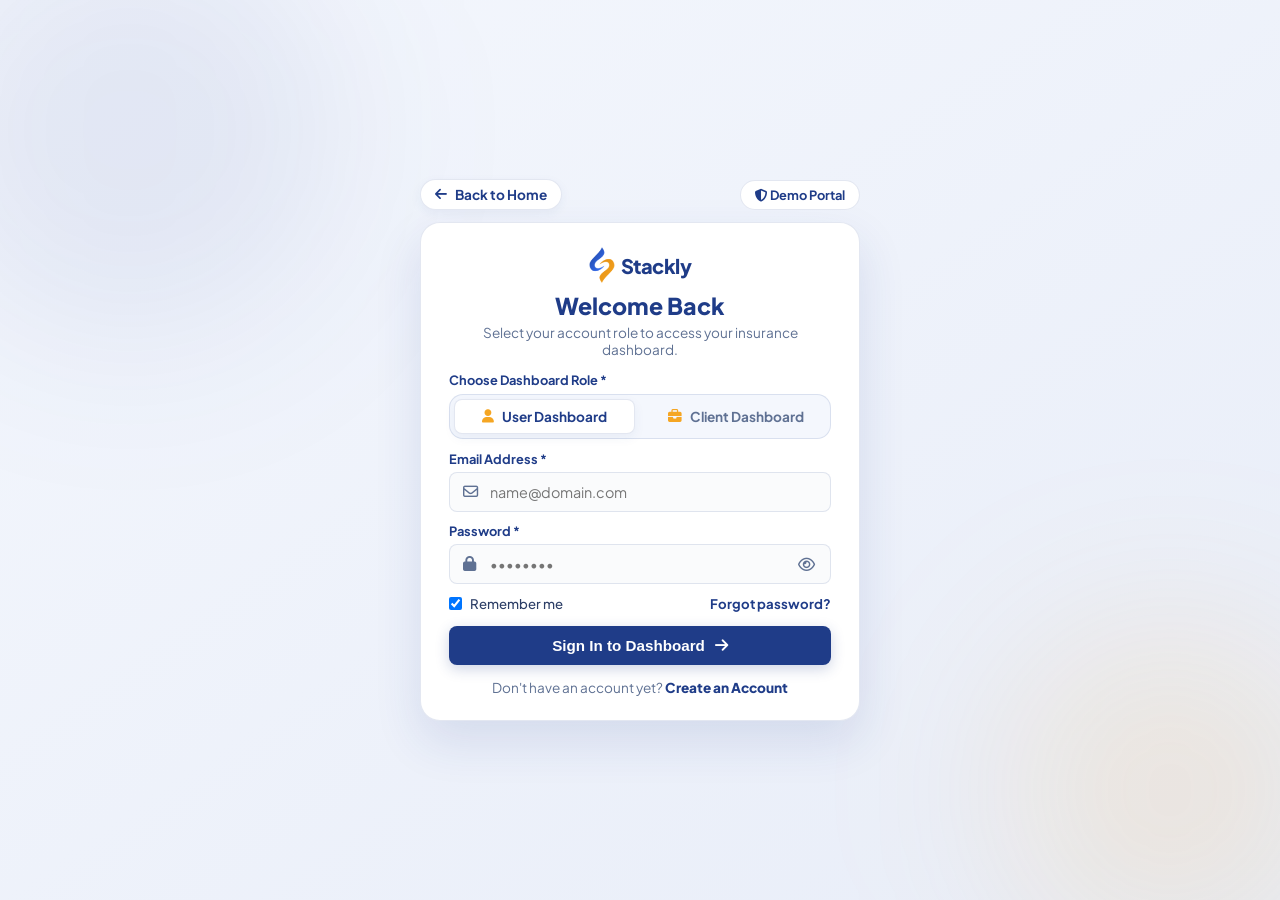
<file: login.html>
<!DOCTYPE html>
<html lang="en">
<head>
  <meta charset="UTF-8">
  <meta name="viewport" content="width=device-width, initial-scale=1.0">
  <title>Login — Stackly Insurance Services</title>
  <meta name="description" content="Sign in to your Stackly Insurance Services portal to review policies, track claims, and manage coverage records.">

  <!-- Favicon -->
  <link rel="icon" type="image/webp" href="assets/Stackly logo.webp">

  <!-- Google Fonts: Plus Jakarta Sans -->
  <link rel="preconnect" href="https://fonts.googleapis.com">
  <link rel="preconnect" href="https://fonts.gstatic.com" crossorigin>
  <link href="https://fonts.googleapis.com/css2?family=Plus+Jakarta+Sans:wght@400;500;600;700;800&display=swap" rel="stylesheet">

  <!-- Font Awesome Icons -->
  <link rel="stylesheet" href="https://cdnjs.cloudflare.com/ajax/libs/font-awesome/6.5.1/css/all.min.css">

  <!-- Page Specific CSS -->
  <link rel="stylesheet" href="css/login.css">
</head>
<body>

  <!-- Ambient Background Blobs -->
  <div class="auth-bg-blob blob-1"></div>
  <div class="auth-bg-blob blob-2"></div>

  <div class="auth-card-wrapper">
    <!-- Top Return Link -->
    <div class="auth-nav-top">
      <a href="index.html" class="back-link">
        <i class="fa-solid fa-arrow-left"></i>
        <span>Back to Home</span>
      </a>
      <span style="font-size: 0.8rem; font-weight: 700; color: var(--primary); background: var(--secondary); padding: 6px 14px; border-radius: var(--radius-full); border: 1px solid var(--primary-border);">
        <i class="fa-solid fa-shield-halved text-accent"></i> Demo Portal
      </span>
    </div>

    <!-- Login Card -->
    <div class="auth-card">
      <div class="auth-header">
        <a href="index.html" class="brand-badge">
          <img src="assets/Stackly logo.webp" alt="Stackly Logo" width="44" height="44">
          <span>Stackly</span>
        </a>
        <h1 class="auth-title">Welcome Back</h1>
        <p class="auth-subtitle">Select your account role to access your insurance dashboard.</p>
      </div>

      <form id="login-form" novalidate>
        <!-- Role Selection -->
        <div class="role-selection-group">
          <label class="role-label">Choose Dashboard Role *</label>
          <div class="role-pill-container" role="radiogroup" aria-label="Select Account Role">
            <label class="role-pill active">
              <input type="radio" name="userRole" id="role-user" value="user" checked>
              <i class="fa-solid fa-user"></i>
              <span>User Dashboard</span>
            </label>
            <label class="role-pill">
              <input type="radio" name="userRole" id="role-client" value="client">
              <i class="fa-solid fa-briefcase"></i>
              <span>Client Dashboard</span>
            </label>
          </div>
        </div>

        <!-- Email Field -->
        <div class="form-group">
          <label for="login-email" class="form-label">Email Address *</label>
          <div class="input-with-icon">
            <i class="fa-regular fa-envelope field-icon"></i>
            <input type="email" id="login-email" class="form-control" placeholder="name@domain.com" required autocomplete="email">
          </div>
        </div>

        <!-- Password Field with Show/Hide -->
        <div class="form-group">
          <label for="login-password" class="form-label">Password *</label>
          <div class="input-with-icon">
            <i class="fa-solid fa-lock field-icon"></i>
            <input type="password" id="login-password" class="form-control" placeholder="••••••••" required autocomplete="current-password">
            <button type="button" class="password-toggle-btn" data-target-input="login-password" aria-label="Show password">
              <i class="fa-regular fa-eye"></i>
            </button>
          </div>
        </div>

        <!-- Utilities: Remember Me & Forgot Password -->
        <div class="form-row-utility">
          <label class="checkbox-label">
            <input type="checkbox" id="login-remember" checked>
            <span>Remember me</span>
          </label>
          <a href="#" class="forgot-password-link" id="forgot-password-link">Forgot password?</a>
        </div>

        <!-- Submit Button -->
        <button type="submit" class="btn-submit">
          <span>Sign In to Dashboard</span>
          <i class="fa-solid fa-arrow-right"></i>
        </button>

        <!-- Prompt to Signup -->
        <div class="auth-footer-prompt">
          Don't have an account yet? <a href="signup.html">Create an Account</a>
        </div>
      </form>
    </div>
  </div>

  <!-- Informational Modal for Forgot Password -->
  <div class="modal" id="forgot-password-modal" role="dialog" aria-modal="true" aria-hidden="true" aria-labelledby="forgot-modal-title">
    <div class="modal-dialog">
      <i class="fa-solid fa-key info-icon"></i>
      <h3 id="forgot-modal-title">Password Reset Information</h3>
      <p>
        In this client-side demonstration, user accounts are simulated and do not persist encrypted passwords in an external database. Real password recovery requires integration with an authorized identity provider or insurer backend.
      </p>
      <button type="button" class="btn btn-primary btn-sm" data-modal-close style="width: 100%;">
        Understood, Return to Login
      </button>
    </div>
  </div>

  <!-- Core JavaScript -->
  <script src="js/script.js"></script>
</body>
</html>
</file>
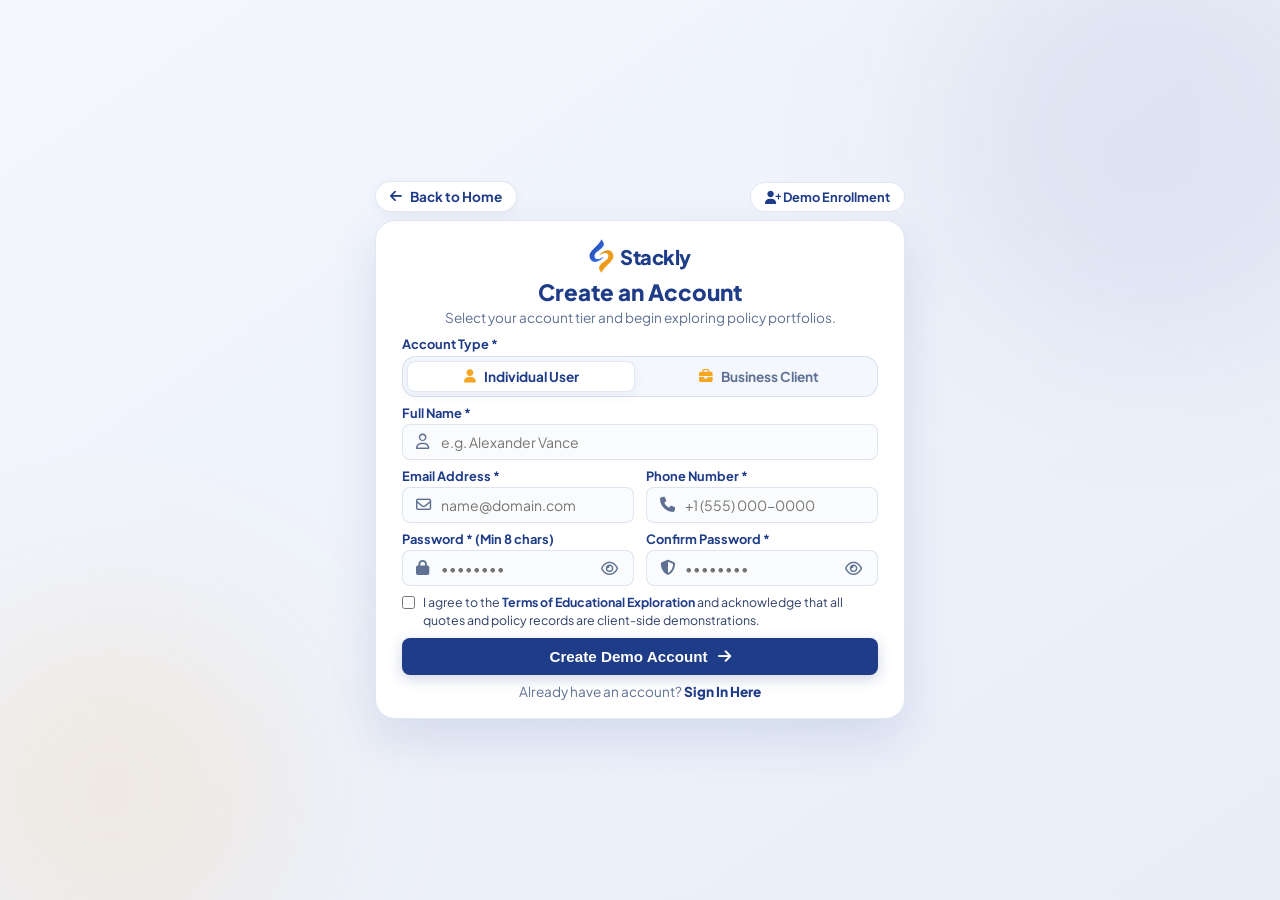
<file: signup.html>
<!DOCTYPE html>
<html lang="en">
<head>
  <meta charset="UTF-8">
  <meta name="viewport" content="width=device-width, initial-scale=1.0">
  <title>Create Demo Account — Stackly Insurance Services</title>
  <meta name="description" content="Set up your demonstration insurance account to explore personalized policy schedules, claim tracking, and coverage portfolios.">

  <!-- Favicon -->
  <link rel="icon" type="image/webp" href="assets/Stackly logo.webp">

  <!-- Google Fonts: Plus Jakarta Sans -->
  <link rel="preconnect" href="https://fonts.googleapis.com">
  <link rel="preconnect" href="https://fonts.gstatic.com" crossorigin>
  <link href="https://fonts.googleapis.com/css2?family=Plus+Jakarta+Sans:wght@400;500;600;700;800&display=swap" rel="stylesheet">

  <!-- Font Awesome Icons -->
  <link rel="stylesheet" href="https://cdnjs.cloudflare.com/ajax/libs/font-awesome/6.5.1/css/all.min.css">

  <!-- Page Specific CSS -->
  <link rel="stylesheet" href="css/signup.css">
</head>
<body>

  <!-- Ambient Background Blobs -->
  <div class="auth-bg-blob blob-1"></div>
  <div class="auth-bg-blob blob-2"></div>

  <div class="auth-card-wrapper">
    <!-- Top Return Link -->
    <div class="auth-nav-top">
      <a href="index.html" class="back-link">
        <i class="fa-solid fa-arrow-left"></i>
        <span>Back to Home</span>
      </a>
      <span style="font-size: 0.8rem; font-weight: 700; color: var(--primary); background: var(--secondary); padding: 6px 14px; border-radius: var(--radius-full); border: 1px solid var(--primary-border);">
        <i class="fa-solid fa-user-plus text-accent"></i> Demo Enrollment
      </span>
    </div>

    <!-- Signup Card -->
    <div class="auth-card">
      <div class="auth-header">
        <a href="index.html" class="brand-badge">
          <img src="assets/Stackly logo.webp" alt="Stackly Logo" width="44" height="44">
          <span>Stackly</span>
        </a>
        <h1 class="auth-title">Create an Account</h1>
        <p class="auth-subtitle">Select your account tier and begin exploring policy portfolios.</p>
      </div>

      <form id="signup-form" novalidate>
        <!-- Account Type Selection -->
        <div class="role-selection-group">
          <label class="role-label">Account Type *</label>
          <div class="role-pill-container" role="radiogroup" aria-label="Select Account Type">
            <label class="role-pill active">
              <input type="radio" name="accountType" id="type-user" value="user" checked>
              <i class="fa-solid fa-user"></i>
              <span>Individual User</span>
            </label>
            <label class="role-pill">
              <input type="radio" name="accountType" id="type-client" value="client">
              <i class="fa-solid fa-briefcase"></i>
              <span>Business Client</span>
            </label>
          </div>
        </div>

        <!-- Full Name -->
        <div class="form-group">
          <label for="signup-name" class="form-label">Full Name *</label>
          <div class="input-with-icon">
            <i class="fa-regular fa-user field-icon"></i>
            <input type="text" id="signup-name" class="form-control" placeholder="e.g. Alexander Vance" required>
          </div>
        </div>

        <!-- Email & Phone Grid -->
        <div class="form-row-2">
          <div class="form-group">
            <label for="signup-email" class="form-label">Email Address *</label>
            <div class="input-with-icon">
              <i class="fa-regular fa-envelope field-icon"></i>
              <input type="email" id="signup-email" class="form-control" placeholder="name@domain.com" required>
            </div>
          </div>

          <div class="form-group">
            <label for="signup-phone" class="form-label">Phone Number *</label>
            <div class="input-with-icon">
              <i class="fa-solid fa-phone field-icon"></i>
              <input type="tel" id="signup-phone" class="form-control" placeholder="+1 (555) 000-0000" required>
            </div>
          </div>
        </div>

        <!-- Password & Confirm Password Grid -->
        <div class="form-row-2">
          <div class="form-group">
            <label for="signup-password" class="form-label">Password * (Min 8 chars)</label>
            <div class="input-with-icon">
              <i class="fa-solid fa-lock field-icon"></i>
              <input type="password" id="signup-password" class="form-control" placeholder="••••••••" required>
              <button type="button" class="password-toggle-btn" data-target-input="signup-password" aria-label="Show password">
                <i class="fa-regular fa-eye"></i>
              </button>
            </div>
          </div>

          <div class="form-group">
            <label for="signup-confirm-password" class="form-label">Confirm Password *</label>
            <div class="input-with-icon">
              <i class="fa-solid fa-shield-halved field-icon"></i>
              <input type="password" id="signup-confirm-password" class="form-control" placeholder="••••••••" required>
              <button type="button" class="password-toggle-btn" data-target-input="signup-confirm-password" aria-label="Show password">
                <i class="fa-regular fa-eye"></i>
              </button>
            </div>
          </div>
        </div>

        <!-- Terms & Conditions Checkbox -->
        <div class="terms-group">
          <label class="terms-label">
            <input type="checkbox" id="signup-terms" required>
            <span>
              I agree to the <strong style="color: var(--primary);">Terms of Educational Exploration</strong> and acknowledge that all quotes and policy records are client-side demonstrations.
            </span>
          </label>
        </div>

        <!-- Submit Button -->
        <button type="submit" class="btn-submit">
          <span>Create Demo Account</span>
          <i class="fa-solid fa-arrow-right"></i>
        </button>

        <!-- Prompt to Login -->
        <div class="auth-footer-prompt">
          Already have an account? <a href="login.html">Sign In Here</a>
        </div>
      </form>
    </div>
  </div>

  <!-- Core JavaScript -->
  <script src="js/script.js"></script>
</body>
</html>
</file>
<file: css/login.css>
/* ==========================================================================
   LOGIN.CSS — Standalone Login Page Stylesheet
   Brand Theme Colors:
   Primary: #1F3C88 (Royal Blue)
   Secondary: #FFFFFF (White)
   Accent: #F5A623 (Amber Gold)
   ========================================================================== */

:root {
  --primary: #1F3C88;
  --primary-dark: #132759;
  --primary-light: #2d55be;
  --primary-50: rgba(31, 60, 136, 0.04);
  --primary-100: rgba(31, 60, 136, 0.08);
  --primary-200: rgba(31, 60, 136, 0.15);
  --primary-border: rgba(31, 60, 136, 0.12);
  --secondary: #FFFFFF;
  --accent: #F5A623;
  --accent-hover: #d98d12;
  --accent-100: rgba(245, 166, 35, 0.12);
  --accent-200: rgba(245, 166, 35, 0.22);
  --text-main: #1F3C88;
  --text-body: #2c3e66;
  --text-muted: #5f7193;
  --bg-page: #f4f7fd;
  --radius-sm: 8px;
  --radius-md: 14px;
  --radius-lg: 20px;
  --radius-full: 9999px;
  --shadow-sm: 0 4px 12px rgba(31, 60, 136, 0.06);
  --shadow-md: 0 10px 30px rgba(31, 60, 136, 0.08);
  --shadow-lg: 0 20px 48px rgba(31, 60, 136, 0.12);
  --transition: all 0.3s cubic-bezier(0.16, 1, 0.3, 1);
  --font-sans: 'Plus Jakarta Sans', -apple-system, BlinkMacSystemFont, 'Segoe UI', Roboto, sans-serif;
}

*, *::before, *::after {
  box-sizing: border-box;
  margin: 0;
  padding: 0;
}

html, body {
  min-height: 100vh;
  overflow-x: hidden;
}

body {
  font-family: var(--font-sans);
  background: linear-gradient(145deg, #f4f7fd 0%, #e8edf8 100%);
  color: var(--text-body);
  display: flex;
  flex-direction: column;
  align-items: center;
  justify-content: center;
  padding: 16px 20px;
  position: relative;
  overflow-x: hidden;
  width: 100%;
  max-width: 100%;
}

/* Background Ambient Shapes */
.auth-bg-blob {
  position: fixed;
  border-radius: 50%;
  filter: blur(90px);
  pointer-events: none;
  z-index: 0;
}

.blob-1 {
  width: 420px;
  height: 420px;
  top: -80px;
  left: -80px;
  background-color: var(--primary-100);
}

.blob-2 {
  width: 340px;
  height: 340px;
  bottom: -60px;
  right: -60px;
  background-color: var(--accent-100);
}

.auth-card-wrapper {
  width: 100%;
  max-width: 440px;
  position: relative;
  z-index: 2;
  margin: auto;
}

.auth-nav-top {
  display: flex;
  align-items: center;
  justify-content: space-between;
  margin-bottom: 12px;
}

.back-link {
  display: inline-flex;
  align-items: center;
  gap: 8px;
  font-size: 0.85rem;
  font-weight: 700;
  color: var(--primary);
  background-color: var(--secondary);
  padding: 6px 14px;
  border-radius: var(--radius-full);
  border: 1px solid var(--primary-border);
  box-shadow: var(--shadow-sm);
  text-decoration: none;
  transition: var(--transition);
}

.back-link:hover {
  background-color: var(--primary-100);
  transform: translateX(-3px);
}

.auth-card {
  background-color: var(--secondary);
  border: 1px solid var(--primary-border);
  border-radius: var(--radius-lg);
  padding: 24px 28px;
  box-shadow: var(--shadow-lg);
  animation: authFadeIn 0.6s ease-out;
}

@keyframes authFadeIn {
  from {
    opacity: 0;
    transform: translateY(20px);
  }
  to {
    opacity: 1;
    transform: translateY(0);
  }
}

.auth-header {
  text-align: center;
  margin-bottom: 14px;
}

.brand-badge {
  display: inline-flex;
  align-items: center;
  gap: 6px;
  margin-bottom: 8px;
  text-decoration: none;
}

.brand-badge img {
  height: 36px;
  width: auto;
}

.brand-badge span {
  font-size: 1.25rem;
  font-weight: 800;
  color: var(--primary);
  letter-spacing: -0.5px;
}

.auth-title {
  font-size: 1.45rem;
  font-weight: 800;
  color: var(--primary);
  margin-bottom: 4px;
}

.auth-subtitle {
  font-size: 0.85rem;
  color: var(--text-muted);
}

/* Role Selector Switcher */
.role-selection-group {
  margin-bottom: 12px;
}

.role-label {
  display: block;
  font-size: 0.8rem;
  font-weight: 700;
  color: var(--primary);
  margin-bottom: 6px;
}

.role-pill-container {
  display: grid;
  grid-template-columns: 1fr 1fr;
  gap: 10px;
  background-color: var(--bg-page);
  padding: 4px;
  border-radius: var(--radius-md);
  border: 1px solid var(--primary-border);
}

.role-pill {
  display: flex;
  align-items: center;
  justify-content: center;
  gap: 8px;
  padding: 8px 12px;
  border-radius: var(--radius-sm);
  font-size: 0.85rem;
  font-weight: 700;
  color: var(--text-muted);
  cursor: pointer;
  transition: var(--transition);
  user-select: none;
}

.role-pill input[type="radio"] {
  display: none;
}

.role-pill.active {
  background-color: var(--secondary);
  color: var(--primary);
  box-shadow: var(--shadow-sm);
  border: 1px solid var(--primary-border);
}

.role-pill i {
  color: var(--accent);
}

/* Form Groups */
.form-group {
  margin-bottom: 11px;
  position: relative;
}

.form-label {
  display: block;
  font-size: 0.8rem;
  font-weight: 700;
  color: var(--primary);
  margin-bottom: 5px;
}

.input-with-icon {
  position: relative;
}

.input-with-icon i.field-icon {
  position: absolute;
  top: 50%;
  left: 14px;
  transform: translateY(-50%);
  color: var(--text-muted);
  font-size: 0.95rem;
}

.form-control {
  width: 100%;
  padding: 10px 14px 10px 40px;
  border-radius: var(--radius-sm);
  border: 1px solid var(--primary-border);
  font-size: 0.9rem;
  color: var(--text-main);
  background-color: #fafbfc;
  transition: var(--transition);
  font-family: inherit;
}

.form-control:focus {
  outline: none;
  border-color: var(--primary);
  background-color: var(--secondary);
  box-shadow: 0 0 0 3px var(--primary-100);
}

.form-control.input-error {
  border-color: #EF4444;
  background-color: #FEF2F2;
}

.form-control.input-valid {
  border-color: #10B981;
}

.field-error-msg {
  display: none;
  font-size: 0.775rem;
  color: #EF4444;
  font-weight: 600;
  margin-top: 5px;
}

.password-toggle-btn {
  position: absolute;
  top: 50%;
  right: 12px;
  transform: translateY(-50%);
  background: none;
  border: none;
  color: var(--text-muted);
  font-size: 0.95rem;
  cursor: pointer;
  padding: 4px;
}

.password-toggle-btn:hover {
  color: var(--primary);
}

.form-row-utility {
  display: flex;
  align-items: center;
  justify-content: space-between;
  margin-bottom: 14px;
  font-size: 0.825rem;
}

.checkbox-label {
  display: flex;
  align-items: center;
  gap: 8px;
  color: var(--text-body);
  cursor: pointer;
  font-weight: 500;
}

.forgot-password-link {
  color: var(--primary);
  font-weight: 700;
  text-decoration: none;
  transition: var(--transition);
}

.forgot-password-link:hover {
  color: var(--accent);
}

/* Submit Button */
.btn-submit {
  width: 100%;
  padding: 11px 16px;
  font-size: 0.95rem;
  font-weight: 800;
  border-radius: var(--radius-sm);
  border: none;
  background-color: var(--primary);
  color: var(--secondary);
  cursor: pointer;
  display: flex;
  align-items: center;
  justify-content: center;
  gap: 10px;
  box-shadow: 0 4px 14px rgba(31, 60, 136, 0.22);
  transition: var(--transition);
}

.btn-submit:hover {
  background-color: var(--primary-dark);
  transform: translateY(-2px);
  box-shadow: 0 8px 20px rgba(31, 60, 136, 0.28);
}

.btn-submit:disabled {
  opacity: 0.7;
  cursor: not-allowed;
}

.auth-footer-prompt {
  text-align: center;
  font-size: 0.85rem;
  color: var(--text-muted);
  margin-top: 14px;
}

.auth-footer-prompt a {
  color: var(--primary);
  font-weight: 800;
  text-decoration: none;
}

.auth-footer-prompt a:hover {
  color: var(--accent);
}

.demo-credentials-helper {
  background-color: var(--accent-100);
  border: 1px solid var(--accent);
  border-radius: var(--radius-sm);
  padding: 12px 16px;
  margin-top: 22px;
  font-size: 0.8rem;
  color: var(--primary);
  line-height: 1.5;
}

.demo-credentials-helper strong {
  display: block;
  margin-bottom: 2px;
}

/* Modal for Forgot Password */
.modal {
  position: fixed;
  top: 0;
  left: 0;
  width: 100%;
  height: 100%;
  background-color: rgba(14, 29, 68, 0.75);
  backdrop-filter: blur(6px);
  z-index: 2000;
  display: flex;
  align-items: center;
  justify-content: center;
  padding: 20px;
  opacity: 0;
  visibility: hidden;
  transition: opacity 0.3s ease, visibility 0.3s ease;
}

.modal.is-open {
  opacity: 1;
  visibility: visible;
}

.modal-dialog {
  background-color: var(--secondary);
  border-radius: var(--radius-lg);
  max-width: 480px;
  width: 100%;
  box-shadow: var(--shadow-lg);
  border: 1px solid var(--primary-border);
  overflow: hidden;
  padding: 30px;
  text-align: center;
}

.modal-dialog i.info-icon {
  font-size: 2.5rem;
  color: var(--accent);
  margin-bottom: 16px;
}

.modal-dialog h3 {
  font-size: 1.4rem;
  font-weight: 800;
  color: var(--primary);
  margin-bottom: 10px;
}

.modal-dialog p {
  font-size: 0.925rem;
  color: var(--text-muted);
  line-height: 1.6;
  margin-bottom: 24px;
}

/* Toast Container */
.toast-container {
  position: fixed;
  bottom: 24px;
  right: 24px;
  z-index: 3000;
  display: none !important;
  flex-direction: column;
  gap: 12px;
  max-width: 400px;
  width: calc(100% - 48px);
}

.toast {
  background-color: var(--secondary);
  border-radius: var(--radius-md);
  padding: 16px 20px;
  box-shadow: var(--shadow-lg);
  border: 1px solid var(--primary-border);
  border-left: 5px solid var(--primary);
  display: flex;
  align-items: flex-start;
  gap: 14px;
  transform: translateY(20px);
  opacity: 0;
  transition: transform 0.3s ease, opacity 0.3s ease;
}

.toast.toast-visible {
  transform: translateY(0);
  opacity: 1;
}

.toast-success { border-left-color: #10B981; }
.toast-warning { border-left-color: var(--accent); }
.toast-info { border-left-color: var(--primary); }

.toast-icon {
  font-size: 1.25rem;
  color: var(--primary);
  margin-top: 2px;
}

.toast-success .toast-icon { color: #10B981; }
.toast-warning .toast-icon { color: var(--accent); }

.toast-content {
  flex-grow: 1;
}

.toast-title {
  font-size: 0.95rem;
  font-weight: 800;
  color: var(--primary);
  margin-bottom: 4px;
}

.toast-desc {
  font-size: 0.825rem;
  color: var(--text-muted);
  line-height: 1.4;
}

.toast-close {
  background: none;
  border: none;
  color: var(--text-muted);
  cursor: pointer;
  padding: 2px;
  font-size: 0.95rem;
}

/* Responsive Breakpoints (768px, 480px, 375px, 320px) */
@media (max-width: 768px) {
  .auth-bg-blob {
    display: none !important;
  }
}

@media (max-width: 480px) {
  .auth-wrapper {
    padding: 30px 16px;
  }

  .auth-card {
    padding: 28px 20px;
    border-radius: var(--radius-md);
  }

  .auth-title {
    font-size: 1.55rem;
  }

  .auth-subtitle {
    font-size: 0.9rem;
    margin-bottom: 24px;
  }

  .role-selector {
    gap: 8px;
  }

  .role-btn {
    min-height: 44px;
    padding: 10px 12px;
    font-size: 0.85rem;
  }

  .form-input {
    font-size: 16px; /* Prevents auto-zoom on iOS */
    padding: 12px 14px 12px 42px;
  }

  .btn {
    min-height: 46px;
  }
}

@media (max-width: 375px) {
  .auth-wrapper {
    padding: 24px 12px;
  }

  .auth-card {
    padding: 24px 16px;
  }

  .auth-title {
    font-size: 1.4rem;
  }

  .role-selector {
    flex-direction: column;
    gap: 8px;
  }

  .role-btn {
    width: 100%;
    justify-content: center;
  }

  .auth-options {
    flex-direction: column;
    align-items: flex-start;
    gap: 10px;
  }
}

@media (max-width: 320px) {
  .auth-wrapper {
    padding: 16px 8px;
  }

  .auth-card {
    padding: 20px 12px;
  }

  .auth-title {
    font-size: 1.25rem;
  }

  .brand-text strong {
    font-size: 1.05rem;
  }

  .brand-text small {
    display: none;
  }

  .form-label {
    font-size: 0.8rem;
  }

  .auth-footer-links {
    font-size: 0.8rem;
  }
}
</file>
<file: css/signup.css>
/* ==========================================================================
   SIGNUP.CSS — Standalone Signup Page Stylesheet
   Brand Theme Colors:
   Primary: #1F3C88 (Royal Blue)
   Secondary: #FFFFFF (White)
   Accent: #F5A623 (Amber Gold)
   ========================================================================== */

:root {
  --primary: #1F3C88;
  --primary-dark: #132759;
  --primary-light: #2d55be;
  --primary-50: rgba(31, 60, 136, 0.04);
  --primary-100: rgba(31, 60, 136, 0.08);
  --primary-200: rgba(31, 60, 136, 0.15);
  --primary-border: rgba(31, 60, 136, 0.12);
  --secondary: #FFFFFF;
  --accent: #F5A623;
  --accent-hover: #d98d12;
  --accent-100: rgba(245, 166, 35, 0.12);
  --accent-200: rgba(245, 166, 35, 0.22);
  --text-main: #1F3C88;
  --text-body: #2c3e66;
  --text-muted: #5f7193;
  --bg-page: #f4f7fd;
  --radius-sm: 8px;
  --radius-md: 14px;
  --radius-lg: 20px;
  --radius-full: 9999px;
  --shadow-sm: 0 4px 12px rgba(31, 60, 136, 0.06);
  --shadow-md: 0 10px 30px rgba(31, 60, 136, 0.08);
  --shadow-lg: 0 20px 48px rgba(31, 60, 136, 0.12);
  --transition: all 0.3s cubic-bezier(0.16, 1, 0.3, 1);
  --font-sans: 'Plus Jakarta Sans', -apple-system, BlinkMacSystemFont, 'Segoe UI', Roboto, sans-serif;
}

*, *::before, *::after {
  box-sizing: border-box;
  margin: 0;
  padding: 0;
}

html, body {
  min-height: 100vh;
  overflow-x: hidden;
}

body {
  font-family: var(--font-sans);
  background: linear-gradient(145deg, #f4f7fd 0%, #e8edf8 100%);
  color: var(--text-body);
  display: flex;
  flex-direction: column;
  align-items: center;
  justify-content: center;
  padding: 10px 16px;
  position: relative;
  overflow-x: hidden;
  width: 100%;
  max-width: 100%;
}

/* Ambient Background Blobs */
.auth-bg-blob {
  position: fixed;
  border-radius: 50%;
  filter: blur(90px);
  pointer-events: none;
  z-index: 0;
}

.blob-1 {
  width: 420px;
  height: 420px;
  top: -80px;
  right: -80px;
  background-color: var(--primary-100);
}

.blob-2 {
  width: 340px;
  height: 340px;
  bottom: -60px;
  left: -60px;
  background-color: var(--accent-100);
}

.auth-card-wrapper {
  width: 100%;
  max-width: 530px;
  position: relative;
  z-index: 2;
  margin: auto;
}

.auth-nav-top {
  display: flex;
  align-items: center;
  justify-content: space-between;
  margin-bottom: 8px;
}

.back-link {
  display: inline-flex;
  align-items: center;
  gap: 8px;
  font-size: 0.85rem;
  font-weight: 700;
  color: var(--primary);
  background-color: var(--secondary);
  padding: 6px 14px;
  border-radius: var(--radius-full);
  border: 1px solid var(--primary-border);
  box-shadow: var(--shadow-sm);
  text-decoration: none;
  transition: var(--transition);
}

.back-link:hover {
  background-color: var(--primary-100);
  transform: translateX(-3px);
}

.auth-card {
  background-color: var(--secondary);
  border: 1px solid var(--primary-border);
  border-radius: var(--radius-lg);
  padding: 18px 26px;
  box-shadow: var(--shadow-lg);
  animation: authFadeIn 0.6s ease-out;
}

@keyframes authFadeIn {
  from {
    opacity: 0;
    transform: translateY(20px);
  }
  to {
    opacity: 1;
    transform: translateY(0);
  }
}

.auth-header {
  text-align: center;
  margin-bottom: 10px;
}

.brand-badge {
  display: inline-flex;
  align-items: center;
  gap: 6px;
  margin-bottom: 5px;
  text-decoration: none;
}

.brand-badge img {
  height: 34px;
  width: auto;
}

.brand-badge span {
  font-size: 1.25rem;
  font-weight: 800;
  color: var(--primary);
  letter-spacing: -0.5px;
}

.auth-title {
  font-size: 1.4rem;
  font-weight: 800;
  color: var(--primary);
  margin-bottom: 3px;
}

.auth-subtitle {
  font-size: 0.85rem;
  color: var(--text-muted);
}

/* Role Selector */
.role-selection-group {
  margin-bottom: 8px;
}

.role-label {
  display: block;
  font-size: 0.8rem;
  font-weight: 700;
  color: var(--primary);
  margin-bottom: 4px;
}

.role-pill-container {
  display: grid;
  grid-template-columns: 1fr 1fr;
  gap: 10px;
  background-color: var(--bg-page);
  padding: 4px;
  border-radius: var(--radius-md);
  border: 1px solid var(--primary-border);
}

.role-pill {
  display: flex;
  align-items: center;
  justify-content: center;
  gap: 8px;
  padding: 6px 12px;
  border-radius: var(--radius-sm);
  font-size: 0.85rem;
  font-weight: 700;
  color: var(--text-muted);
  cursor: pointer;
  transition: var(--transition);
  user-select: none;
}

.role-pill input[type="radio"] {
  display: none;
}

.role-pill.active {
  background-color: var(--secondary);
  color: var(--primary);
  box-shadow: var(--shadow-sm);
  border: 1px solid var(--primary-border);
}

.role-pill i {
  color: var(--accent);
}

/* Form Groups & Grid Rows */
.form-row-2 {
  display: grid;
  grid-template-columns: 1fr 1fr;
  gap: 12px;
  margin-bottom: 8px;
}

.form-group {
  margin-bottom: 8px;
  position: relative;
}

.form-row-2 .form-group {
  margin-bottom: 0;
}

.form-label {
  display: block;
  font-size: 0.8rem;
  font-weight: 700;
  color: var(--primary);
  margin-bottom: 3px;
}

.input-with-icon {
  position: relative;
}

.input-with-icon i.field-icon {
  position: absolute;
  top: 50%;
  left: 14px;
  transform: translateY(-50%);
  color: var(--text-muted);
  font-size: 0.95rem;
}

.form-control {
  width: 100%;
  padding: 8px 12px 8px 38px;
  border-radius: var(--radius-sm);
  border: 1px solid var(--primary-border);
  font-size: 0.875rem;
  color: var(--text-main);
  background-color: #fafbfc;
  transition: var(--transition);
  font-family: inherit;
}

.form-control:focus {
  outline: none;
  border-color: var(--primary);
  background-color: var(--secondary);
  box-shadow: 0 0 0 3px var(--primary-100);
}

.form-control.input-error {
  border-color: #EF4444;
  background-color: #FEF2F2;
}

.form-control.input-valid {
  border-color: #10B981;
}

.field-error-msg {
  display: none;
  font-size: 0.775rem;
  color: #EF4444;
  font-weight: 600;
  margin-top: 4px;
}

.password-toggle-btn {
  position: absolute;
  top: 50%;
  right: 12px;
  transform: translateY(-50%);
  background: none;
  border: none;
  color: var(--text-muted);
  font-size: 0.95rem;
  cursor: pointer;
  padding: 4px;
}

.password-toggle-btn:hover {
  color: var(--primary);
}

/* Terms Group */
.terms-group {
  margin-bottom: 9px;
}

.terms-label {
  display: flex;
  align-items: flex-start;
  gap: 8px;
  font-size: 0.775rem;
  color: var(--text-body);
  line-height: 1.4;
  cursor: pointer;
}

.terms-label input[type="checkbox"] {
  margin-top: 2px;
}

.btn-submit {
  width: 100%;
  padding: 10px 16px;
  font-size: 0.95rem;
  font-weight: 800;
  border-radius: var(--radius-sm);
  border: none;
  background-color: var(--primary);
  color: var(--secondary);
  cursor: pointer;
  display: flex;
  align-items: center;
  justify-content: center;
  gap: 10px;
  box-shadow: 0 4px 14px rgba(31, 60, 136, 0.22);
  transition: var(--transition);
}

.btn-submit:hover {
  background-color: var(--primary-dark);
  transform: translateY(-2px);
  box-shadow: 0 8px 20px rgba(31, 60, 136, 0.28);
}

.btn-submit:disabled {
  opacity: 0.7;
  cursor: not-allowed;
}

.auth-footer-prompt {
  text-align: center;
  font-size: 0.85rem;
  color: var(--text-muted);
  margin-top: 8px;
}

.auth-footer-prompt a {
  color: var(--primary);
  font-weight: 800;
  text-decoration: none;
}

.auth-footer-prompt a:hover {
  color: var(--accent);
}

.demo-credentials-helper {
  background-color: var(--accent-100);
  border: 1px solid var(--accent);
  border-radius: var(--radius-sm);
  padding: 12px 16px;
  margin-top: 22px;
  font-size: 0.8rem;
  color: var(--primary);
  line-height: 1.5;
}

/* Toast Container */
.toast-container {
  position: fixed;
  bottom: 24px;
  right: 24px;
  z-index: 3000;
  display: none !important;
  flex-direction: column;
  gap: 12px;
  max-width: 400px;
  width: calc(100% - 48px);
}

.toast {
  background-color: var(--secondary);
  border-radius: var(--radius-md);
  padding: 16px 20px;
  box-shadow: var(--shadow-lg);
  border: 1px solid var(--primary-border);
  border-left: 5px solid var(--primary);
  display: flex;
  align-items: flex-start;
  gap: 14px;
  transform: translateY(20px);
  opacity: 0;
  transition: transform 0.3s ease, opacity 0.3s ease;
}

.toast.toast-visible {
  transform: translateY(0);
  opacity: 1;
}

.toast-success { border-left-color: #10B981; }
.toast-warning { border-left-color: var(--accent); }
.toast-info { border-left-color: var(--primary); }

.toast-icon {
  font-size: 1.25rem;
  color: var(--primary);
  margin-top: 2px;
}

.toast-success .toast-icon { color: #10B981; }
.toast-warning .toast-icon { color: var(--accent); }

.toast-content {
  flex-grow: 1;
}

.toast-title {
  font-size: 0.95rem;
  font-weight: 800;
  color: var(--primary);
  margin-bottom: 4px;
}

.toast-desc {
  font-size: 0.825rem;
  color: var(--text-muted);
  line-height: 1.4;
}

.toast-close {
  background: none;
  border: none;
  color: var(--text-muted);
  cursor: pointer;
  padding: 2px;
  font-size: 0.95rem;
}

/* Responsive Breakpoints (768px, 600px, 480px, 375px, 320px) */
@media (max-width: 768px) {
  .auth-bg-blob {
    display: none !important;
  }
}

@media (max-width: 600px) {
  .auth-card {
    padding: 32px 22px;
  }

  .form-row-2 {
    grid-template-columns: 1fr;
  }

  .auth-title {
    font-size: 1.5rem;
  }
}

@media (max-width: 480px) {
  .auth-wrapper {
    padding: 30px 16px;
  }

  .auth-card {
    padding: 28px 20px;
    border-radius: var(--radius-md);
  }

  .auth-title {
    font-size: 1.55rem;
  }

  .auth-subtitle {
    font-size: 0.9rem;
    margin-bottom: 24px;
  }

  .role-selector {
    gap: 8px;
  }

  .role-btn {
    min-height: 44px;
    padding: 10px 12px;
    font-size: 0.85rem;
  }

  .form-input {
    font-size: 16px; /* Prevents auto-zoom on iOS */
    padding: 12px 14px 12px 42px;
  }

  .btn {
    min-height: 46px;
  }
}

@media (max-width: 375px) {
  .auth-wrapper {
    padding: 24px 12px;
  }

  .auth-card {
    padding: 24px 16px;
  }

  .auth-title {
    font-size: 1.4rem;
  }

  .role-selector {
    flex-direction: column;
    gap: 8px;
  }

  .role-btn {
    width: 100%;
    justify-content: center;
  }
}

@media (max-width: 320px) {
  .auth-wrapper {
    padding: 16px 8px;
  }

  .auth-card {
    padding: 20px 12px;
  }

  .auth-title {
    font-size: 1.25rem;
  }

  .brand-text strong {
    font-size: 1.05rem;
  }

  .brand-text small {
    display: none;
  }

  .form-label {
    font-size: 0.8rem;
  }

  .terms-label {
    font-size: 0.775rem;
  }

  .auth-footer-links {
    font-size: 0.8rem;
  }
}
</file>
